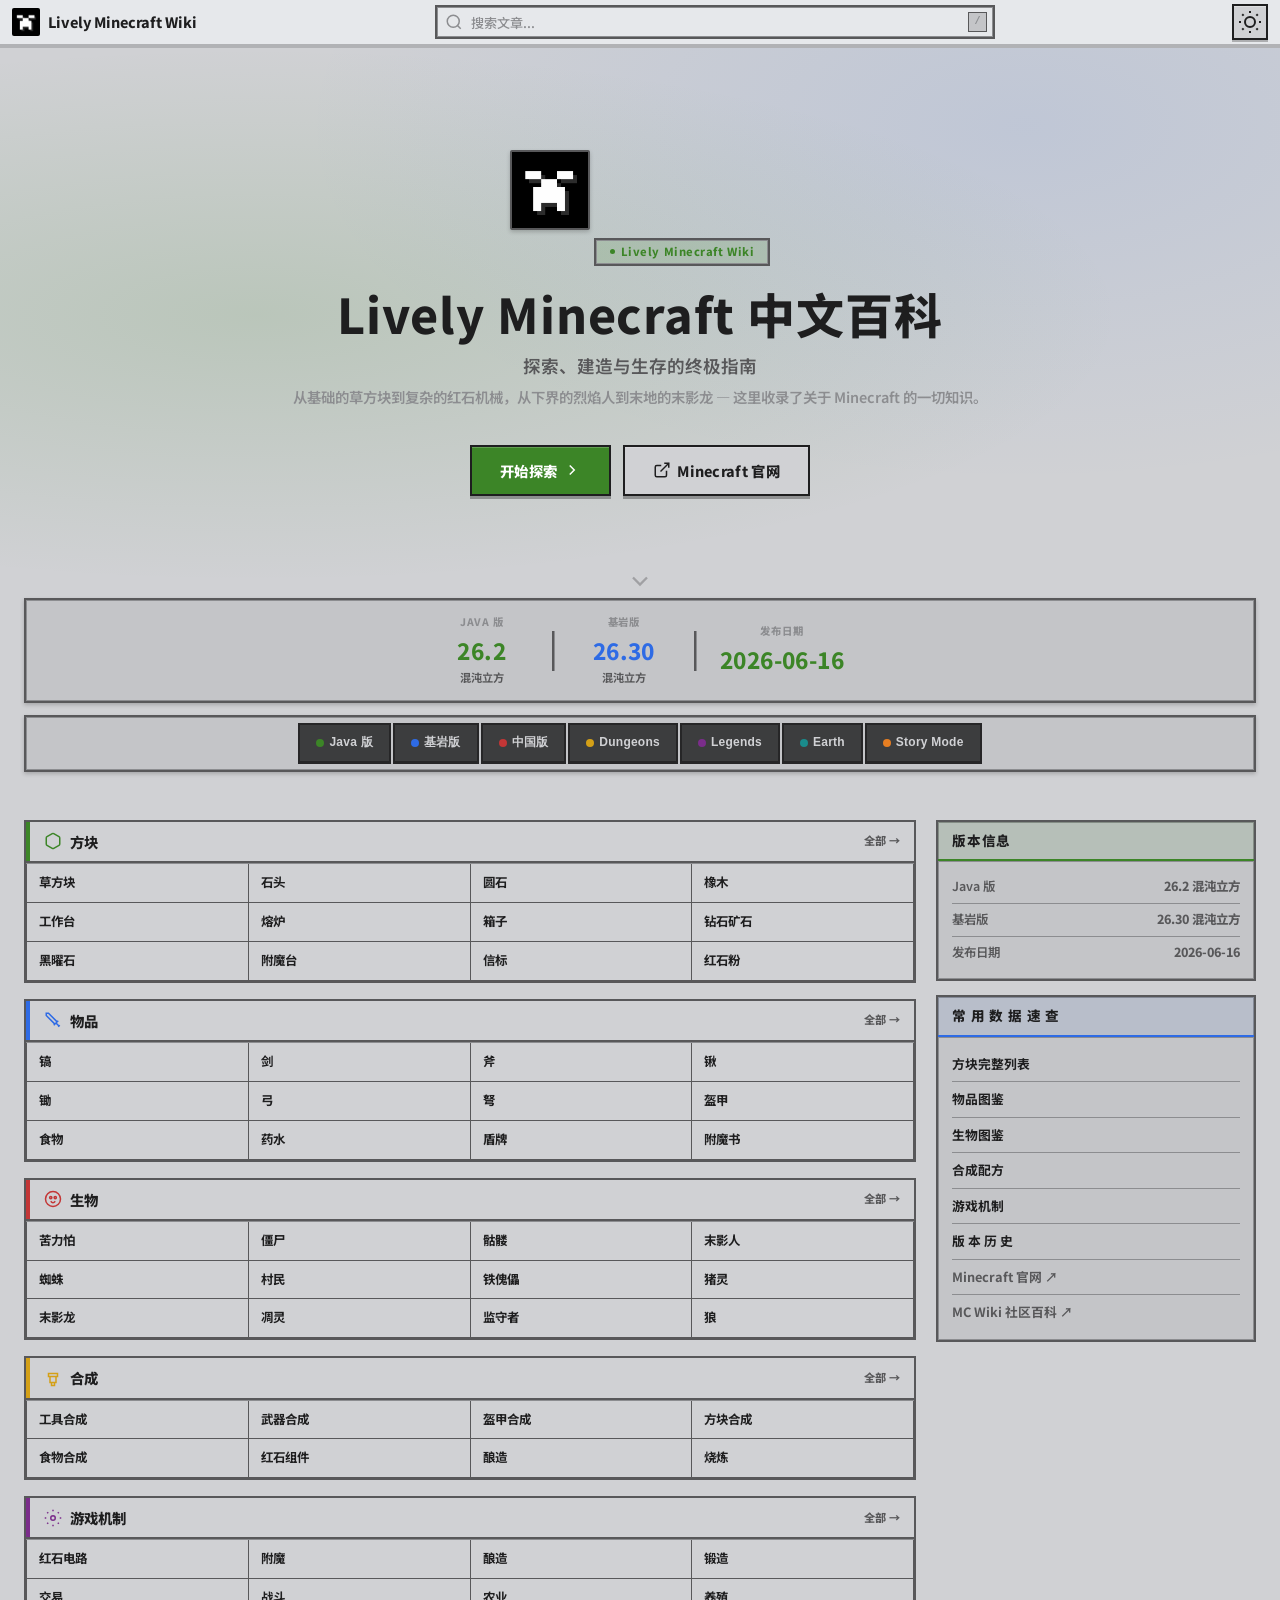
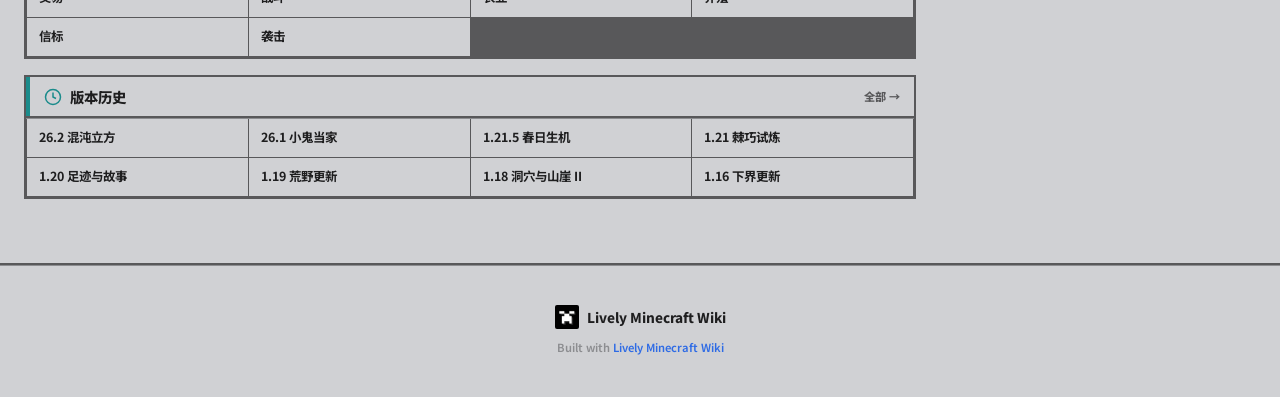
<file: index.html>
<!DOCTYPE html>
<html lang="zh-Hans" data-theme="dark">
<head>
  <meta charset="UTF-8">
  <meta name="viewport" content="width=device-width, initial-scale=1.0">
  <title>Lively Minecraft Wiki</title>
  <meta name="description" content="灵影 Minecraft Wiki · 灵影中文百科，从基础的草方块到复杂的红石机械，收录关于 Minecraft 的一切知识">

  <link rel="preconnect" href="https://fonts.loli.net">
  <link rel="preconnect" href="https://gstatic.loli.net" crossorigin>
  <link href="https://fonts.loli.net/css2?family=Noto+Sans+SC:wght@300;400;500;600;700&display=swap" rel="stylesheet">

  <link rel="stylesheet" href="page/css/theme.css">
  <link rel="stylesheet" href="page/css/home.css">
</head>
<body>

  <!-- Top Bar -->
  <header class="home-topbar" id="topBar">
    <a href="./" class="home-topbar__brand" id="topBrand">
      <img class="home-topbar__logo" id="topLogo" src="assets/logo.jpg" alt="Logo">
      <span class="home-topbar__name" id="topName">Lively Minecraft Wiki</span>
    </a>
    <div class="home-topbar__search" id="homeSearch">
      <div class="search-box">
        <svg class="search-box__icon" viewBox="0 0 24 24" width="18" height="18" fill="none" stroke="currentColor" stroke-width="2">
          <circle cx="11" cy="11" r="8"/><line x1="21" y1="21" x2="16.65" y2="16.65"/>
        </svg>
        <input type="text" class="search-box__input" id="homeSearchInput" placeholder="搜索文章..." autocomplete="off">
        <kbd class="search-box__shortcut">/</kbd>
        <button class="search-box__clear" id="homeSearchClear" aria-label="清除搜索" style="display:none">
          <svg viewBox="0 0 24 24" width="16" height="16" fill="none" stroke="currentColor" stroke-width="2"><line x1="18" y1="6" x2="6" y2="18"/><line x1="6" y1="6" x2="18" y2="18"/></svg>
        </button>
      </div>
      <div class="search-results" id="homeSearchResults" style="display:none">
        <div class="search-results__inner" id="homeSearchResultsInner"></div>
        <div class="search-results__footer">按 <kbd>/</kbd> 快速聚焦搜索框</div>
      </div>
    </div>
    <div class="home-topbar__actions">
      <button class="icon-button" id="themeToggle" aria-label="切换主题">
        <svg viewBox="0 0 24 24" width="24" height="24" id="themeIcon" fill="none" stroke="currentColor" stroke-width="2">
          <path d="M21 12.79A9 9 0 1 1 11.21 3 7 7 0 0 0 21 12.79z"/>
        </svg>
      </button>
    </div>
  </header>

  <!-- Hero Section -->
  <section class="hero">
    <div class="hero__content">
      <img class="hero__logo" id="heroLogo" src="assets/logo.jpg" alt="Logo">
      <div class="hero__badge" id="heroBadge">
        <span class="hero__badge-dot"></span>
        <span id="heroBadgeText">Lively Minecraft Wiki</span>
      </div>
      <h1 class="hero__title" id="heroTitle">Lively Minecraft 中文百科</h1>
      <p class="hero__subtitle" id="heroSubtitle">探索、建造与生存的终极指南</p>
      <p class="hero__description" id="heroDescription">从基础的草方块到复杂的红石机械，从下界的烈焰人到末地的末影龙 — 这里收录了关于 Minecraft 的一切知识。</p>
      <div class="hero__actions" id="heroActions">
        <a class="btn btn--primary" href="#categoryPortal" id="heroPrimary">
          <span>开始探索</span>
          <svg viewBox="0 0 24 24" width="18" height="18" fill="none" stroke="currentColor" stroke-width="2"><polyline points="9 18 15 12 9 6"/></svg>
        </a>
        <a class="btn btn--outline" href="https://www.minecraft.net/" target="_blank" rel="noopener" id="heroSecondary">
          <svg viewBox="0 0 24 24" width="18" height="18" fill="none" stroke="currentColor" stroke-width="2"><path d="M18 13v6a2 2 0 0 1-2 2H5a2 2 0 0 1-2-2V8a2 2 0 0 1 2-2h6"/><polyline points="15 3 21 3 21 9"/><line x1="10" y1="14" x2="21" y2="3"/></svg>
          <span>Minecraft 官网</span>
        </a>
      </div>
    </div>
    <div class="scroll-indicator" id="scrollIndicator" title="向下滚动">
      <svg viewBox="0 0 24 24" width="28" height="28" fill="none" stroke="currentColor" stroke-width="2">
        <polyline points="6 9 12 15 18 9"/>
      </svg>
    </div>
  </section>

  <!-- Version Bar -->
  <section class="version-bar" id="versionBar">
    <div class="version-bar__inner">
      <div class="version-bar__item version-bar__item--java">
        <span class="version-bar__edition">Java 版</span>
        <span class="version-bar__version" id="vbarJavaVersion">26.2</span>
        <span class="version-bar__name" id="vbarJavaName">混沌立方</span>
      </div>
      <div class="version-bar__divider"></div>
      <div class="version-bar__item version-bar__item--bedrock">
        <span class="version-bar__edition">基岩版</span>
        <span class="version-bar__version" id="vbarBedrockVersion">26.30</span>
        <span class="version-bar__name" id="vbarBedrockName">混沌立方</span>
      </div>
      <div class="version-bar__divider"></div>
      <div class="version-bar__item">
        <span class="version-bar__edition">发布日期</span>
        <span class="version-bar__version" id="vbarDate">2026-06-16</span>
      </div>
    </div>
  </section>

  <!-- Edition Tabs -->
  <div class="edition-tabs" id="editionTabs">
    <div class="edition-tabs__inner" id="editionTabsInner"></div>
  </div>

  <!-- Main Content Grid -->
  <section class="main-grid" id="categoryPortal">
    <div class="main-grid__inner">
      <!-- Left Column: Category Sections -->
      <div class="main-grid__left" id="wikiSections">
        <!-- Dynamic wiki sections inserted by JS -->
        <!-- Edition cards row -->
        <div class="edition-row" id="editionRow"></div>
      </div>

      <!-- Right Column: Quick Reference -->
      <aside class="main-grid__right" id="quickRef">
        <!-- Quick Reference panels -->
        <div class="quickref-panel" id="versionPanel">
          <div class="quickref-panel__header quickref-panel__header--green">
            <h3 class="quickref-panel__title">版本信息</h3>
          </div>
          <div class="quickref-panel__body" id="versionPanelBody">
            <table class="qr-table"><tbody>
              <tr><td>Java 版</td><td class="qr-table__val" id="qrJavaVer">26.2 混沌立方</td></tr>
              <tr><td>基岩版</td><td class="qr-table__val" id="qrBeVer">26.30 混沌立方</td></tr>
              <tr><td>发布日期</td><td class="qr-table__val" id="qrDate">2026-06-16</td></tr>
            </tbody></table>
          </div>
        </div>

        <div class="quickref-panel" id="linksPanel">
          <div class="quickref-panel__header quickref-panel__header--blue">
            <h3 class="quickref-panel__title">常 用 数 据 速 查</h3>
          </div>
          <div class="quickref-panel__body">
            <a class="qr-link" href="page/#/blocks">方块完整列表</a>
            <a class="qr-link" href="page/#/items">物品图鉴</a>
            <a class="qr-link" href="page/#/mobs">生物图鉴</a>
            <a class="qr-link" href="page/#/crafting">合成配方</a>
            <a class="qr-link" href="page/#/mechanics">游戏机制</a>
            <a class="qr-link" href="page/#/versions">版 本 历 史</a>
            <a class="qr-link qr-link--ext" href="https://www.minecraft.net/" target="_blank" rel="noopener">Minecraft 官网 ↗</a>
            <a class="qr-link qr-link--ext" href="https://zh.minecraft.wiki/" target="_blank" rel="noopener">MC Wiki 社区百科 ↗</a>
          </div>
        </div>
      </aside>
    </div>
  </section>

  <!-- Footer -->
  <footer class="site-footer">
    <div class="site-footer__inner">
      <div class="site-footer__brand">
        <img class="site-footer__logo" id="footerLogo" src="assets/logo.jpg" alt="Logo">
        <span class="site-footer__name" id="footerName">Lively Minecraft Wiki</span>
      </div>
      <p class="site-footer__copyright">
        Built with <a class="site-footer__link" href="https://www.minecraft.net/" id="footerLink">Lively Minecraft Wiki</a>
      </p>
    </div>
  </footer>

  <script>
  (function() {
    'use strict';

    // ===== SVG Icons =====
    var ICONS = {
      edit: '<svg viewBox="0 0 24 24" width="24" height="24" fill="none" stroke="currentColor" stroke-width="2"><path d="M11 4H4a2 2 0 0 0-2 2v14a2 2 0 0 0 2 2h14a2 2 0 0 0 2-2v-7"/><path d="M18.5 2.5a2.121 2.121 0 0 1 3 3L12 15l-4 1 1-4 9.5-9.5z"/></svg>',
      palette: '<svg viewBox="0 0 24 24" width="24" height="24" fill="none" stroke="currentColor" stroke-width="2"><circle cx="12" cy="12" r="10"/><path d="M12 2a10 10 0 0 1 0 20"/><path d="M12 2a10 10 0 0 0 0 20"/></svg>',
      darkmode: '<svg viewBox="0 0 24 24" width="24" height="24" fill="none" stroke="currentColor" stroke-width="2"><path d="M21 12.79A9 9 0 1 1 11.21 3 7 7 0 0 0 21 12.79z"/></svg>',
      devices: '<svg viewBox="0 0 24 24" width="24" height="24" fill="none" stroke="currentColor" stroke-width="2"><rect x="2" y="3" width="20" height="14" rx="2" ry="2"/><line x1="8" y1="21" x2="16" y2="21"/><line x1="12" y1="17" x2="12" y2="21"/></svg>',
      bolt: '<svg viewBox="0 0 24 24" width="24" height="24" fill="none" stroke="currentColor" stroke-width="2"><polygon points="13 2 3 14 12 14 11 22 21 10 12 10 13 2"/></svg>',
      tune: '<svg viewBox="0 0 24 24" width="24" height="24" fill="none" stroke="currentColor" stroke-width="2"><line x1="4" y1="21" x2="4" y2="14"/><line x1="4" y1="10" x2="4" y2="3"/><line x1="12" y1="21" x2="12" y2="12"/><line x1="12" y1="8" x2="12" y2="3"/><line x1="20" y1="21" x2="20" y2="16"/><line x1="20" y1="12" x2="20" y2="3"/><line x1="1" y1="14" x2="7" y2="14"/><line x1="9" y1="8" x2="15" y2="8"/><line x1="17" y1="16" x2="23" y2="16"/></svg>',
      home: '<svg viewBox="0 0 24 24" width="20" height="20" fill="none" stroke="currentColor" stroke-width="2"><path d="M3 9l9-7 9 7v11a2 2 0 0 1-2 2H5a2 2 0 0 1-2-2z"/><polyline points="9 22 9 12 15 12 15 22"/></svg>',
      schedule: '<svg viewBox="0 0 24 24" width="20" height="20" fill="none" stroke="currentColor" stroke-width="2"><rect x="3" y="4" width="18" height="18" rx="2" ry="2"/><line x1="16" y1="2" x2="16" y2="6"/><line x1="8" y1="2" x2="8" y2="6"/><line x1="3" y1="10" x2="21" y2="10"/></svg>',
      info: '<svg viewBox="0 0 24 24" width="20" height="20" fill="none" stroke="currentColor" stroke-width="2"><circle cx="12" cy="12" r="10"/><line x1="12" y1="16" x2="12" y2="12"/><line x1="12" y1="8" x2="12.01" y2="8"/></svg>',
      external: '<svg viewBox="0 0 24 24" width="16" height="16" fill="none" stroke="currentColor" stroke-width="2"><path d="M18 13v6a2 2 0 0 1-2 2H5a2 2 0 0 1-2-2V8a2 2 0 0 1 2-2h6"/><polyline points="15 3 21 3 21 9"/><line x1="10" y1="14" x2="21" y2="3"/></svg>',
      chevronRight: '<svg viewBox="0 0 24 24" width="20" height="20" fill="none" stroke="currentColor" stroke-width="2"><polyline points="9 18 15 12 9 6"/></svg>',
      sun: '<svg viewBox="0 0 24 24" width="24" height="24" fill="none" stroke="currentColor" stroke-width="2"><circle cx="12" cy="12" r="5"/><line x1="12" y1="1" x2="12" y2="3"/><line x1="12" y1="21" x2="12" y2="23"/><line x1="4.22" y1="4.22" x2="5.64" y2="5.64"/><line x1="18.36" y1="18.36" x2="19.78" y2="19.78"/><line x1="1" y1="12" x2="3" y2="12"/><line x1="21" y1="12" x2="23" y2="12"/><line x1="4.22" y1="19.78" x2="5.64" y2="18.36"/><line x1="18.36" y1="5.64" x2="19.78" y2="4.22"/></svg>',
      moon: '<svg viewBox="0 0 24 24" width="24" height="24" fill="none" stroke="currentColor" stroke-width="2"><path d="M21 12.79A9 9 0 1 1 11.21 3 7 7 0 0 0 21 12.79z"/></svg>',
      search: '<svg viewBox="0 0 24 24" width="18" height="18" fill="none" stroke="currentColor" stroke-width="2"><circle cx="11" cy="11" r="8"/><line x1="21" y1="21" x2="16.65" y2="16.65"/></svg>',
      cube: '<svg viewBox="0 0 24 24" width="24" height="24" fill="none" stroke="currentColor" stroke-width="2"><path d="M21 16V8a2 2 0 0 0-1-1.73l-7-4a2 2 0 0 0-2 0l-7 4A2 2 0 0 0 3 8v8a2 2 0 0 0 1 1.73l7 4a2 2 0 0 0 2 0l7-4A2 2 0 0 0 21 16z"/></svg>',
      sword: '<svg viewBox="0 0 24 24" width="24" height="24" fill="none" stroke="currentColor" stroke-width="2"><polyline points="14.5 17.5 3 6 3 3 6 3 17.5 14.5"/><line x1="13" y1="19" x2="19" y2="13"/><line x1="16" y1="16" x2="20" y2="20"/><line x1="19" y1="21" x2="21" y2="19"/></svg>',
      monster: '<svg viewBox="0 0 24 24" width="24" height="24" fill="none" stroke="currentColor" stroke-width="2"><circle cx="12" cy="12" r="10"/><circle cx="9" cy="10" r="1.5"/><circle cx="15" cy="10" r="1.5"/><path d="M9 15c0 0 1.5 2 3 2s3-2 3-2"/></svg>',
      anvil: '<svg viewBox="0 0 24 24" width="24" height="24" fill="none" stroke="currentColor" stroke-width="2"><path d="M6 6h12v4H6z"/><path d="M8 10v8h8v-8"/><path d="M10 18v4h4v-4"/></svg>',
      gear: '<svg viewBox="0 0 24 24" width="24" height="24" fill="none" stroke="currentColor" stroke-width="2"><circle cx="12" cy="12" r="3"/><path d="M12 1v2M12 21v2M4.22 4.22l1.42 1.42M18.36 18.36l1.42 1.42M1 12h2M21 12h2M4.22 19.78l1.42-1.42M18.36 5.64l1.42-1.42"/></svg>',
      history: '<svg viewBox="0 0 24 24" width="24" height="24" fill="none" stroke="currentColor" stroke-width="2"><circle cx="12" cy="12" r="10"/><polyline points="12 6 12 12 16 14"/></svg>'
    };

    // ===== Theme =====
    var html = document.documentElement;
    var themeIcon = document.getElementById('themeIcon');

    function getPreferredTheme() {
      var stored = localStorage.getItem('owd-home-theme');
      if (stored === 'light' || stored === 'dark') return stored;
      return window.matchMedia('(prefers-color-scheme: light)').matches ? 'light' : 'dark';
    }

    function applyTheme(theme) {
      html.setAttribute('data-theme', theme);
      var isDark = theme === 'dark';
      themeIcon.innerHTML = isDark ? ICONS.moon : ICONS.sun;
      localStorage.setItem('owd-home-theme', theme);
    }

    function toggleTheme() {
      html.classList.add('theme-transition');
      var newTheme = html.getAttribute('data-theme') === 'dark' ? 'light' : 'dark';
      applyTheme(newTheme);
      setTimeout(function() { html.classList.remove('theme-transition'); }, 300);
    }

    applyTheme(getPreferredTheme());
    document.getElementById('themeToggle').addEventListener('click', toggleTheme);

    // ===== Wiki Section Data (with actual article links) =====
    var WIKI_SECTIONS = [
      {
        id: 'blocks',
        title: '方块',
        icon: 'cube',
        color: '#3C8527',
        link: 'page/#/blocks',
        links: [
          { title: '草方块', route: '/blocks/grass-block' },
          { title: '石头', route: '/blocks/stone' },
          { title: '圆石', route: '/blocks/cobblestone' },
          { title: '橡木', route: '/blocks/oak-wood' },
          { title: '工作台', route: '/blocks/crafting-table' },
          { title: '熔炉', route: '/blocks/furnace' },
          { title: '箱子', route: '/blocks/chest' },
          { title: '钻石矿石', route: '/blocks/diamond-ore' },
          { title: '黑曜石', route: '/blocks/obsidian' },
          { title: '附魔台', route: '/blocks/enchanting-table' },
          { title: '信标', route: '/blocks/beacon' },
          { title: '红石粉', route: '/blocks/redstone-dust' }
        ]
      },
      {
        id: 'items',
        title: '物品',
        icon: 'sword',
        color: '#2E6BE5',
        link: 'page/#/items',
        links: [
          { title: '镐', route: '/items/pickaxe' },
          { title: '剑', route: '/items/sword' },
          { title: '斧', route: '/items/axe' },
          { title: '锹', route: '/items/shovel' },
          { title: '锄', route: '/items/hoe' },
          { title: '弓', route: '/items/bow' },
          { title: '弩', route: '/items/crossbow' },
          { title: '盔甲', route: '/items/armor' },
          { title: '食物', route: '/items/food' },
          { title: '药水', route: '/items/potion' },
          { title: '盾牌', route: '/items/shield' },
          { title: '附魔书', route: '/items/enchanted-book' }
        ]
      },
      {
        id: 'mobs',
        title: '生物',
        icon: 'monster',
        color: '#C33636',
        link: 'page/#/mobs',
        links: [
          { title: '苦力怕', route: '/mobs/creeper' },
          { title: '僵尸', route: '/mobs/zombie' },
          { title: '骷髅', route: '/mobs/skeleton' },
          { title: '末影人', route: '/mobs/enderman' },
          { title: '蜘蛛', route: '/mobs/spider' },
          { title: '村民', route: '/mobs/villager' },
          { title: '铁傀儡', route: '/mobs/iron-golem' },
          { title: '猪灵', route: '/mobs/piglin' },
          { title: '末影龙', route: '/mobs/ender-dragon' },
          { title: '凋灵', route: '/mobs/wither' },
          { title: '监守者', route: '/mobs/warden' },
          { title: '狼', route: '/mobs/wolf' }
        ]
      },
      {
        id: 'crafting',
        title: '合成',
        icon: 'anvil',
        color: '#D4A017',
        link: 'page/#/crafting',
        links: [
          { title: '工具合成', route: '/crafting/tools' },
          { title: '武器合成', route: '/crafting/weapons' },
          { title: '盔甲合成', route: '/crafting/armor-recipes' },
          { title: '方块合成', route: '/crafting/block-recipes' },
          { title: '食物合成', route: '/crafting/food-recipes' },
          { title: '红石组件', route: '/crafting/redstone-components' },
          { title: '酿造', route: '/crafting/brewing-setup' },
          { title: '烧炼', route: '/crafting/smelting' }
        ]
      },
      {
        id: 'mechanics',
        title: '游戏机制',
        icon: 'gear',
        color: '#7B2D8B',
        link: 'page/#/mechanics',
        links: [
          { title: '红石电路', route: '/mechanics/redstone' },
          { title: '附魔', route: '/mechanics/enchanting' },
          { title: '酿造', route: '/mechanics/brewing' },
          { title: '锻造', route: '/mechanics/smithing' },
          { title: '交易', route: '/mechanics/trading' },
          { title: '战斗', route: '/mechanics/combat' },
          { title: '农业', route: '/mechanics/farming' },
          { title: '养殖', route: '/mechanics/breeding' },
          { title: '信标', route: '/mechanics/beacon' },
          { title: '袭击', route: '/mechanics/raids' }
        ]
      },
      {
        id: 'versions',
        title: '版本历史',
        icon: 'history',
        color: '#1A8B8B',
        link: 'page/#/versions',
        links: [
          { title: '26.2 混沌立方', route: '/versions' },
          { title: '26.1 小鬼当家', route: '/versions' },
          { title: '1.21.5 春日生机', route: '/versions' },
          { title: '1.21 棘巧试炼', route: '/versions' },
          { title: '1.20 足迹与故事', route: '/versions' },
          { title: '1.19 荒野更新', route: '/versions' },
          { title: '1.18 洞穴与山崖 II', route: '/versions' },
          { title: '1.16 下界更新', route: '/versions' }
        ]
      }
    ];

    var EDITIONS = [
      { id: 'java', title: 'Java 版', icon: 'cube', color: '#3C8527', desc: 'Minecraft: Java Edition 完整百科，涵盖方块、物品、生物、合成与游戏机制。', link: 'page/#/java' },
      { id: 'bedrock', title: '基岩版', icon: 'devices', color: '#2E6BE5', desc: 'Minecraft: Bedrock Edition，跨平台统一版本，支持移动端、主机和 PC。', link: 'page/#/bedrock' },
      { id: 'china', title: '中国版', icon: 'star', color: '#C33636', desc: '我的世界中国版，由网易代理运营，免费畅玩 Java 与基岩双版本。', link: 'page/#/china' },
      { id: 'dungeons', title: 'Dungeons', icon: 'sword', color: '#D4A017', desc: 'Minecraft Dungeons 地下城探险指南，暗黑风格动作冒险游戏。', link: 'page/#/dungeons' },
      { id: 'legends', title: 'Legends', icon: 'flag', color: '#7B2D8B', desc: 'Minecraft Legends 即时战略指南，带领盟友对抗猪灵入侵。', link: 'page/#/legends' },
      { id: 'earth', title: 'Earth', icon: 'globe', color: '#1A8B8B', desc: 'Minecraft Earth AR 增强现实游戏历史存档（已停运）。', link: 'page/#/earth' },
      { id: 'story-mode', title: 'Story Mode', icon: 'book', color: '#E67E22', desc: 'Minecraft: Story Mode 叙事冒险游戏，Telltale 经典之作。', link: 'page/#/story-mode' }
    ];

    // ===== Version Data - Loaded from api/latest.json =====
    var LATEST_VERSIONS = null;
    function loadLatestVersion() {
      return fetch('api/latest.json')
        .then(function(r) { return r.json(); })
        .then(function(data) {
          LATEST_VERSIONS = data;
          // Update version bar
          var vbarJava = document.getElementById('vbarJavaVersion');
          var vbarJavaName = document.getElementById('vbarJavaName');
          var vbarBe = document.getElementById('vbarBedrockVersion');
          var vbarBeName = document.getElementById('vbarBedrockName');
          var vbarDate = document.getElementById('vbarDate');
          // Update right panel
          var qrJava = document.getElementById('qrJavaVer');
          var qrBe = document.getElementById('qrBeVer');
          var qrDate = document.getElementById('qrDate');

          if (data.java) {
            if (vbarJava) vbarJava.textContent = data.java.version;
            if (vbarJavaName) vbarJavaName.textContent = data.java.name_zh || data.java.name;
            if (qrJava) qrJava.textContent = data.java.version + ' ' + (data.java.name_zh || '');
          }
          if (data.bedrock) {
            if (vbarBe) vbarBe.textContent = data.bedrock.version;
            if (vbarBeName) vbarBeName.textContent = data.bedrock.name_zh || data.bedrock.name;
            if (qrBe) qrBe.textContent = data.bedrock.version + ' ' + (data.bedrock.name_zh || '');
          }
          if (data.java && data.java.date) {
            if (vbarDate) vbarDate.textContent = data.java.date;
            if (qrDate) qrDate.textContent = data.java.date;
          }
        })
        .catch(function(err) {
          console.warn('加载 api/latest.json 失败:', err.message);
        });
    }

    function replaceVersionPlaceholders(md) {
      if (!LATEST_VERSIONS) return md;
      return md
        .replace(/\{\{JE_VERSION\}\}/g, LATEST_VERSIONS.java ? LATEST_VERSIONS.java.version : '26.2')
        .replace(/\{\{BE_VERSION\}\}/g, LATEST_VERSIONS.bedrock ? LATEST_VERSIONS.bedrock.version : '26.30')
        .replace(/\{\{JE_NAME\}\}/g, LATEST_VERSIONS.java ? LATEST_VERSIONS.java.name : 'Chaos Cubed')
        .replace(/\{\{BE_NAME\}\}/g, LATEST_VERSIONS.bedrock ? LATEST_VERSIONS.bedrock.name : 'Chaos Cubed')
        .replace(/\{\{JE_NAME_ZH\}\}/g, LATEST_VERSIONS.java ? LATEST_VERSIONS.java.name_zh : '混沌立方')
        .replace(/\{\{BE_NAME_ZH\}\}/g, LATEST_VERSIONS.bedrock ? LATEST_VERSIONS.bedrock.name_zh : '混沌立方')
        .replace(/\{\{JE_DATE\}\}/g, LATEST_VERSIONS.java ? LATEST_VERSIONS.java.date : '2026-06-16')
        .replace(/\{\{BE_DATE\}\}/g, LATEST_VERSIONS.bedrock ? LATEST_VERSIONS.bedrock.date : '2026-06-16');
    }

    // ===== Search System =====
    var SEARCH_INDEX = null;
    var searchTimeout = null;

    function buildSearchIndex() {
      SEARCH_INDEX = [];
      // Add categories
      WIKI_SECTIONS.forEach(function(cat) {
        SEARCH_INDEX.push({
          type: 'category',
          title: cat.title,
          description: cat.title + ' 分类',
          link: cat.link,
          icon: cat.icon,
          keywords: cat.id + ' ' + cat.title + ' ' + cat.links.map(function(l) { return l.title; }).join(' ')
        });
        // Add all article links for searching
        cat.links.forEach(function(link) {
          SEARCH_INDEX.push({
            type: 'page',
            title: link.title,
            description: cat.title + ' 分类',
            link: 'page/#' + link.route,
            icon: cat.icon,
            keywords: link.title + ' ' + cat.title
          });
        });
      });
      // Add from config.json nav
      if (window._siteNav) {
        window._siteNav.forEach(function(item) {
          if (!item.children) {
            SEARCH_INDEX.push({
              type: 'page',
              title: item.title,
              description: 'Lively Minecraft Wiki 文档',
              link: 'page/#' + (item.route || '/' + item.title.toLowerCase()),
              icon: item.icon || 'info',
              keywords: item.title
            });
          } else if (item.children) {
            // Add parent as category
            SEARCH_INDEX.push({
              type: 'category',
              title: item.title,
              description: item.title + ' 分类索引',
              link: 'page/#' + (item.route || '/' + item.title.toLowerCase()),
              icon: item.icon || 'info',
              keywords: item.title
            });
            // Add all children
            item.children.forEach(function(child) {
              SEARCH_INDEX.push({
                type: 'page',
                title: child.title,
                description: item.title + ' 分类',
                link: 'page/#' + child.route,
                icon: item.icon || 'info',
                keywords: child.title + ' ' + item.title
              });
            });
          }
        });
      }
    }

    function searchWiki(query) {
      if (!query || query.trim().length < 1) return [];
      if (!SEARCH_INDEX) buildSearchIndex();
      var q = query.toLowerCase().trim();
      var results = [];
      SEARCH_INDEX.forEach(function(item) {
        var keywords = item.keywords.toLowerCase();
        if (keywords.indexOf(q) !== -1) {
          results.push(item);
        }
      });
      // Sort: exact title match first, then starts-with, then contains
      results.sort(function(a, b) {
        var aExact = a.title.toLowerCase() === q ? 2 : (a.title.toLowerCase().indexOf(q) === 0 ? 1 : 0);
        var bExact = b.title.toLowerCase() === q ? 2 : (b.title.toLowerCase().indexOf(q) === 0 ? 1 : 0);
        return bExact - aExact;
      });
      return results.slice(0, 8);
    }

    function renderSearchResults(results) {
      var container = document.getElementById('homeSearchResults');
      var inner = document.getElementById('homeSearchResultsInner');
      if (!results || results.length === 0) {
        container.style.display = 'none';
        return;
      }
      inner.innerHTML = results.map(function(r) {
        return '<a class="search-result-item" href="' + r.link + '">' +
          '<div class="search-result-item__icon">' + (ICONS[r.icon] || ICONS.info) + '</div>' +
          '<div class="search-result-item__body">' +
            '<div class="search-result-item__title">' + r.title + '</div>' +
            '<div class="search-result-item__desc">' + (r.description || '') + '</div>' +
          '</div>' +
          '<div class="search-result-item__badge">' + (r.type === 'category' ? '分类' : '页面') + '</div>' +
        '</a>';
      }).join('');
      container.style.display = 'block';
    }

    function handleSearchInput(val) {
      var clearBtn = document.getElementById('homeSearchClear');
      if (val.trim().length > 0) {
        clearBtn.style.display = 'flex';
        var results = searchWiki(val);
        renderSearchResults(results);
      } else {
        clearBtn.style.display = 'none';
        document.getElementById('homeSearchResults').style.display = 'none';
      }
    }

    // Search input events
    var searchInput = document.getElementById('homeSearchInput');
    var searchShortcut = document.querySelector('.search-box__shortcut');
    searchInput.addEventListener('input', function() {
      clearTimeout(searchTimeout);
      var val = this.value;
      searchTimeout = setTimeout(function() { handleSearchInput(val); }, 150);
    });
    searchInput.addEventListener('focus', function() {
      searchShortcut.style.display = 'none';
      if (this.value.trim().length > 0) {
        handleSearchInput(this.value);
      }
    });
    searchInput.addEventListener('blur', function() {
      searchShortcut.style.display = this.value.trim().length > 0 ? 'none' : 'inline-flex';
    });
    // Close search results when clicking outside
    document.addEventListener('click', function(e) {
      var searchWrap = document.getElementById('homeSearch');
      if (!searchWrap.contains(e.target)) {
        document.getElementById('homeSearchResults').style.display = 'none';
      }
    });
    // Clear button
    document.getElementById('homeSearchClear').addEventListener('click', function() {
      searchInput.value = '';
      searchInput.focus();
      handleSearchInput('');
    });
    // Keyboard shortcut: / to focus search
    document.addEventListener('keydown', function(e) {
      if (e.key === '/' && document.activeElement !== searchInput &&
          document.activeElement.tagName !== 'INPUT' &&
          document.activeElement.tagName !== 'TEXTAREA') {
        e.preventDefault();
        searchInput.focus();
      }
      // Escape to close results
      if (e.key === 'Escape') {
        document.getElementById('homeSearchResults').style.display = 'none';
        searchInput.blur();
      }
    });

    // ===== Config Loader =====
    var DEFAULT_CONFIG = {
      site: { name: 'Lively Minecraft Wiki', logo: 'assets/logo.jpg', meta: '灵影 Minecraft Wiki · 灵影中文百科' },
      nav: [
        { title: '首页', icon: 'home' },
        { title: '指南', icon: 'schedule' },
        { title: '关于', icon: 'info' }
      ],
      sidebarLinks: [
        { title: 'GitHub', url: 'https://github.com', external: true }
      ],
      home: {
        badge: 'Lively Minecraft Wiki',
        heroTitle: 'Lively Minecraft 中文百科',
        heroSubtitle: '探索、建造与生存的终极指南',
        heroDescription: '从基础的草方块到复杂的红石机械，从下界的烈焰人到末地的末影龙 — 这里收录了关于 Minecraft 的一切知识。',
        primaryAction: { text: '开始探索', link: '#categoryPortal' },
        secondaryAction: { text: 'Minecraft 官网', link: 'https://www.minecraft.net/' }
      }
    };

    function renderWikiSections() {
      var container = document.getElementById('wikiSections');
      if (!container) return;
      container.innerHTML = '';

      WIKI_SECTIONS.forEach(function(sec, i) {
        var section = document.createElement('div');
        section.className = 'wiki-section';
        section.style.animationDelay = (i * 0.06) + 's';

        var linksHtml = '';
        sec.links.forEach(function(link) {
          linksHtml += '<a class="wiki-section__link" href="page/#' + link.route + '">' + link.title + '</a>';
        });

        section.innerHTML =
          '<div class="wiki-section__header">' +
            '<span class="wiki-section__header-bar" style="background:' + sec.color + '"></span>' +
            '<h3 class="wiki-section__title">' +
              '<span class="wiki-section__icon" style="color:' + sec.color + '">' + (ICONS[sec.icon] || ICONS.cube) + '</span>' +
              sec.title +
            '</h3>' +
            '<a class="wiki-section__viewall" href="' + sec.link + '">全部 &rarr;</a>' +
          '</div>' +
          '<div class="wiki-section__links">' + linksHtml + '</div>';

        container.appendChild(section);
      });

      // Render edition tabs and cards
      renderEditionTabs();
      renderEditionCards();
    }

    function renderEditionTabs() {
      var tabsInner = document.getElementById('editionTabsInner');
      if (!tabsInner) return;
      tabsInner.innerHTML = '';
      EDITIONS.forEach(function(ed, i) {
        var a = document.createElement('a');
        a.href = 'page/#/' + ed.id;
        a.className = 'edition-tab';
        a.style.cssText = 'display:inline-flex;align-items:center;gap:5px;padding:8px 16px;' +
          'background:#3C3D3E;border:2px solid #262627;' +
          'color:#D0D1D4;text-decoration:none;font-family:NotoSans,sans-serif;' +
          'font-size:0.75rem;font-weight:800;letter-spacing:0.02em;' +
          'border-bottom:3px solid #262627;text-align:center;transition:all 0.12s;';
        a.innerHTML = '<span style="width:8px;height:8px;border-radius:50%;flex-shrink:0;background:' + (ed.color || '#666') + '"></span>' +
          '<span>' + ed.title + '</span>';
        a.addEventListener('mouseenter', function() {
          this.style.borderBottomColor = ed.color;
          this.style.color = ed.color;
        });
        a.addEventListener('mouseleave', function() {
          this.style.borderBottomColor = '#262627';
          this.style.color = '#D0D1D4';
        });
        tabsInner.appendChild(a);
      });
    }

    function renderEditionCards() {
      var row = document.getElementById('editionRow');
      if (!row) return;
      row.innerHTML = '<div class="wiki-section"><div class="wiki-section__header" style="position:relative;padding:8px 14px 8px 14px;border-bottom:2px solid var(--oreui-border-dark);box-shadow:0 1px 0 0 var(--oreui-border-light);background:var(--oreui-panel-header-bg)"><h3 class="wiki-section__title">全部版本站点</h3></div><div class="wiki-section__links" style="grid-template-columns:repeat(7,1fr)" id="editionLinks"></div></div>';

      var linksEl = document.getElementById('editionLinks');
      if (!linksEl) return;

      EDITIONS.forEach(function(ed) {
        var a = document.createElement('a');
        a.className = 'wiki-section__link';
        a.href = ed.link;
        a.style.borderLeft = '2px solid ' + ed.color;
        a.innerHTML = (ICONS[ed.icon] ? ICONS[ed.icon] : '') + ' <span>' + ed.title + '</span>';
        a.title = ed.desc;
        linksEl.appendChild(a);
      });
    }

    function applyConfig(cfg) {
      var site = cfg.site || {};
      var home = cfg.home || {};

      // Store nav for search index
      if (cfg.nav) window._siteNav = cfg.nav;

      // Site info
      document.title = site.name || 'Lively Minecraft Wiki';
      document.querySelector('meta[name="description"]').content = site.meta || '';
      var logoUrl = site.logo || 'assets/logo.jpg';
      // Config stores path relative to root (e.g. assets/logo.jpg), use as-is
      var siteName = site.name || 'Lively Minecraft Wiki';

      // Set logo across all locations
      var logoEls = document.querySelectorAll('#heroLogo, #topLogo, #footerLogo');
      for (var i = 0; i < logoEls.length; i++) logoEls[i].src = logoUrl;

      // Set site name
      document.getElementById('topName').textContent = siteName;
      document.getElementById('footerName').textContent = siteName;

      // Hero section
      document.getElementById('heroBadgeText').textContent = home.badge || siteName;
      document.getElementById('heroTitle').textContent = home.heroTitle || siteName;
      document.getElementById('heroSubtitle').textContent = home.heroSubtitle || '';
      document.getElementById('heroDescription').textContent = home.heroDescription || '';

      // Hero actions
      var primary = home.primaryAction || { text: '开始探索', link: '#categoryPortal' };
      var secondary = home.secondaryAction || { text: 'Minecraft 官网', link: 'https://www.minecraft.net/' };
      var heroPrimary = document.getElementById('heroPrimary');
      heroPrimary.href = primary.link;
      heroPrimary.firstElementChild.textContent = primary.text;
      var heroSecondary = document.getElementById('heroSecondary');
      heroSecondary.href = secondary.link;
      heroSecondary.lastElementChild.textContent = secondary.text;

      // Render wiki sections
      renderWikiSections();
      buildSearchIndex();

      // Footer
      document.getElementById('footerLink').href = secondary.link;
    }

    // ===== Load =====
    loadLatestVersion().then(function() {
      fetch('config/config.json')
        .then(function(r) { return r.json(); })
        .then(function(cfg) {
          applyConfig(cfg);
        })
        .catch(function() {
          console.warn('加载 config.json 失败，使用默认配置');
          applyConfig(DEFAULT_CONFIG);
        });
    });

    // ===== Scroll behavior =====
    var topBar = document.getElementById('topBar');
    var scrollIndicator = document.getElementById('scrollIndicator');
    var categoryPortal = document.getElementById('categoryPortal');

    scrollIndicator.addEventListener('click', function() {
      categoryPortal.scrollIntoView({ behavior: 'smooth' });
    });

    var ticking = false;
    window.addEventListener('scroll', function() {
      if (!ticking) {
        requestAnimationFrame(function() {
          var scrolled = window.scrollY > 40;
          if (scrolled) {
            topBar.classList.add('scrolled');
            scrollIndicator.style.opacity = '0';
          } else {
            topBar.classList.remove('scrolled');
            scrollIndicator.style.opacity = '0.4';
          }
          ticking = false;
        });
        ticking = true;
      }
    });

    // ===== System theme change listener =====
    window.matchMedia('(prefers-color-scheme: dark)').addEventListener('change', function(e) {
      if (!localStorage.getItem('owd-home-theme')) {
        applyTheme(e.matches ? 'dark' : 'light');
      }
    });

  })();
  </script>
</body>
</html>
</file>
<file: page/css/theme.css>
/* ============================================
   OREUI Theme - 基于 Spectrollay-OreUI/OreUI 设计规范
   Minecraft Bedrock Edition UI 风格
   3D 斜面边框 + 像素字体 + 立体按钮
   ============================================ */

/* === Ore UI 颜色令牌 (Dark Theme) === */
:root,
[data-theme="dark"] {
  /* 背景 - OreUI 使用中灰色，非纯黑 */
  --oreui-bg-base: #48494A;
  --oreui-bg-elevated: #3C3D3E;
  --oreui-bg-overlay: #313233;
  --oreui-bg-dialog: #313233;
  --oreui-bg-input: #313233;
  --oreui-bg-header: #48494A;
  --oreui-bg-footer: #242425;

  /* 顶栏 (OreUI 特色：浅色顶栏) */
  --oreui-topbar-bg: #E6E8EB;
  --oreui-topbar-border: #B1B2B5;
  --oreui-topbar-text: #1E1E1F;

  /* 主绿色系 */
  --oreui-green: #3C8527;
  --oreui-green-hover: #2A641C;
  --oreui-green-active: #1D4D13;
  --oreui-green-text: #FFFFFF;
  --oreui-green-badge: #6CC349;

  /* 红色系 */
  --oreui-red: #C33636;
  --oreui-red-hover: #C02D2D;
  --oreui-red-active: #AD1D1D;
  --oreui-red-badge: #F46D6D;

  /* 蓝色系 */
  --oreui-blue: #2E6BE5;
  --oreui-blue-badge: #8CB3FF;

  /* 黄色系 */
  --oreui-yellow: #FFE866;

  /* 文字颜色 */
  --oreui-text-primary: #FFFFFF;
  --oreui-text-secondary: #B1B2B5;
  --oreui-text-tertiary: #8C8D90;
  --oreui-text-disabled: #8C8D90;
  --oreui-text-inverse: #000000;

  /* 按钮 */
  --oreui-btn-bg: #D0D1D4;
  --oreui-btn-bg-hover: #B1B2B5;
  --oreui-btn-text: #000000;
  --oreui-btn-border: #1E1E1F;
  --oreui-btn-disabled-border: #8C8D90;
  --oreui-btn-disabled-text: #48494A;

  /* 3D 斜面边框 (OreUI 核心特征) */
  --oreui-border-dark: #333334;
  --oreui-border-light: #5A5B5C;
  --oreui-border-main: #1E1E1F;
  --oreui-border-subtle: #58585A;

  /* 侧边栏 */
  --oreui-sidebar-bg: #3C3D3E;
  --oreui-sidebar-active: #313233;

  /* 面板 / infobox */
  --oreui-panel-bg: #3C3D3E;
  --oreui-panel-header-bg: #48494A;

  /* 阴影 */
  --oreui-shadow-sm: 0 1px 0 0 rgba(0,0,0,0.3), inset 0 1px 0 0 rgba(255,255,255,0.1);
  --oreui-shadow-md: 0 2px 4px rgba(0,0,0,0.5);
  --oreui-shadow-lg: 0 4px 8px rgba(0,0,0,0.6);
  --oreui-shadow-btn: 0 2px 0 0 rgba(0,0,0,0.3);

  /* 圆角 - OreUI 几乎不用大圆角 */
  --oreui-radius: 0px;

  /* 间距 */
  --oreui-spacing-xs: 4px;
  --oreui-spacing-sm: 8px;
  --oreui-spacing-md: 12px;
  --oreui-spacing-lg: 16px;
  --oreui-spacing-xl: 24px;
  --oreui-spacing-2xl: 32px;

  /* 字体 */
  --oreui-font-family: 'NotoSans Bold', 'Noto Sans SC', "PingFang SC", "Microsoft YaHei", -apple-system, sans-serif;
  --oreui-font-mono: 'JetBrains Mono', "SF Mono", "Fira Code", Menlo, monospace;
  --oreui-font-size-xs: 11px;
  --oreui-font-size-sm: 12px;
  --oreui-font-size-md: 14px;
  --oreui-font-size-lg: 16px;
  --oreui-font-size-xl: 20px;
  --oreui-font-size-2xl: 28px;

  /* 兼容旧 MD3 变量 */
  --md-sys-color-primary: var(--oreui-green);
  --md-sys-color-on-primary: var(--oreui-green-text);
  --md-sys-color-primary-container: #1D4D13;
  --md-sys-color-on-primary-container: #FFFFFF;

  --md-sys-color-secondary: #8C8D90;
  --md-sys-color-on-secondary: #FFFFFF;
  --md-sys-color-secondary-container: #3C3D3E;
  --md-sys-color-on-secondary-container: #B1B2B5;

  --md-sys-color-tertiary: var(--oreui-blue);
  --md-sys-color-on-tertiary: #FFFFFF;
  --md-sys-color-tertiary-container: #1A2D5A;
  --md-sys-color-on-tertiary-container: #8CB3FF;

  --md-sys-color-error: var(--oreui-red);
  --md-sys-color-on-error: #FFFFFF;

  --md-sys-color-surface: var(--oreui-bg-base);
  --md-sys-color-on-surface: var(--oreui-text-primary);
  --md-sys-color-surface-dim: #3C3D3E;
  --md-sys-color-surface-bright: #58585A;

  --md-sys-color-surface-container-lowest: #242425;
  --md-sys-color-surface-container-low: #313233;
  --md-sys-color-surface-container: #3C3D3E;
  --md-sys-color-surface-container-high: #48494A;
  --md-sys-color-surface-container-highest: #58585A;

  --md-sys-color-on-surface-variant: var(--oreui-text-secondary);
  --md-sys-color-outline: var(--oreui-border-dark);
  --md-sys-color-outline-variant: var(--oreui-border-subtle);

  --md-sys-color-inverse-surface: #E6E8EB;
  --md-sys-color-inverse-on-surface: #1E1E1F;
  --md-sys-color-inverse-primary: var(--oreui-green);

  --md-sys-color-shadow: #000000;
  --md-sys-color-scrim: rgba(0,0,0,0.6);
  --md-sys-color-surface-tint: var(--oreui-green);

  --md-sys-elevation-0: none;
  --md-sys-elevation-1: var(--oreui-shadow-sm);
  --md-sys-elevation-2: var(--oreui-shadow-md);
  --md-sys-elevation-3: var(--oreui-shadow-lg);

  --md-sys-shape-extra-small: var(--oreui-radius);
  --md-sys-shape-small: var(--oreui-radius);
  --md-sys-shape-medium: var(--oreui-radius);
  --md-sys-shape-large: var(--oreui-radius);
  --md-sys-shape-extra-large: var(--oreui-radius);
  --md-sys-shape-full: 9999px;
}

/* === Light Theme (OreUI 亮色变体，参考浅色顶栏) === */
[data-theme="light"] {
  --oreui-bg-base: #D0D1D4;
  --oreui-bg-elevated: #C4C5C8;
  --oreui-bg-overlay: #B8B9BC;
  --oreui-bg-dialog: #E6E8EB;
  --oreui-bg-input: #E6E8EB;
  --oreui-bg-header: #D0D1D4;
  --oreui-bg-footer: #C4C5C8;

  --oreui-topbar-bg: #E6E8EB;
  --oreui-topbar-border: #B1B2B5;
  --oreui-topbar-text: #1E1E1F;

  --oreui-green: #3C8527;
  --oreui-green-hover: #2A641C;
  --oreui-green-active: #1D4D13;
  --oreui-green-text: #FFFFFF;

  --oreui-red: #C33636;
  --oreui-red-hover: #C02D2D;
  --oreui-red-active: #AD1D1D;

  --oreui-blue: #2E6BE5;
  --oreui-yellow: #FFE866;

  --oreui-text-primary: #1E1E1F;
  --oreui-text-secondary: #58585A;
  --oreui-text-tertiary: #8C8D90;
  --oreui-text-disabled: #8C8D90;
  --oreui-text-inverse: #FFFFFF;

  --oreui-btn-bg: #D0D1D4;
  --oreui-btn-bg-hover: #B1B2B5;
  --oreui-btn-text: #1E1E1F;
  --oreui-btn-border: #1E1E1F;

  --oreui-border-dark: #58585A;
  --oreui-border-light: #8C8D90;
  --oreui-border-main: #1E1E1F;
  --oreui-border-subtle: #8C8D90;

  --oreui-sidebar-bg: #C4C5C8;
  --oreui-sidebar-active: #B8B9BC;

  --oreui-panel-bg: #E6E8EB;
  --oreui-panel-header-bg: #D0D1D4;

  --oreui-shadow-sm: 0 1px 0 0 rgba(0,0,0,0.15);
  --oreui-shadow-md: 0 2px 4px rgba(0,0,0,0.2);
  --oreui-shadow-lg: 0 4px 8px rgba(0,0,0,0.3);
  --oreui-shadow-btn: 0 2px 0 0 rgba(0,0,0,0.2);

  /* Remap MD3 */
  --md-sys-color-primary: var(--oreui-green);
  --md-sys-color-on-primary: var(--oreui-green-text);
  --md-sys-color-primary-container: #D8F5CE;
  --md-sys-color-on-primary-container: #1D4D13;

  --md-sys-color-secondary: #58585A;
  --md-sys-color-on-secondary: #FFFFFF;
  --md-sys-color-secondary-container: #C4C5C8;
  --md-sys-color-on-secondary-container: #1E1E1F;

  --md-sys-color-tertiary: var(--oreui-blue);
  --md-sys-color-on-tertiary: #FFFFFF;
  --md-sys-color-tertiary-container: #D8E5FF;
  --md-sys-color-on-tertiary-container: #1A2D5A;

  --md-sys-color-error: var(--oreui-red);
  --md-sys-color-on-error: #FFFFFF;

  --md-sys-color-surface: var(--oreui-bg-base);
  --md-sys-color-on-surface: var(--oreui-text-primary);
  --md-sys-color-surface-dim: #C4C5C8;
  --md-sys-color-surface-bright: #E6E8EB;

  --md-sys-color-surface-container-lowest: #E6E8EB;
  --md-sys-color-surface-container-low: #D0D1D4;
  --md-sys-color-surface-container: #C4C5C8;
  --md-sys-color-surface-container-high: #B8B9BC;
  --md-sys-color-surface-container-highest: #A8A9AC;

  --md-sys-color-on-surface-variant: var(--oreui-text-secondary);
  --md-sys-color-outline: var(--oreui-border-dark);
  --md-sys-color-outline-variant: var(--oreui-border-subtle);

  --md-sys-color-inverse-surface: #1E1E1F;
  --md-sys-color-inverse-on-surface: #E6E8EB;
  --md-sys-color-inverse-primary: var(--oreui-green);

  --md-sys-color-shadow: #000000;
  --md-sys-color-scrim: rgba(0,0,0,0.4);
  --md-sys-color-surface-tint: var(--oreui-green);

  --md-sys-elevation-0: none;
  --md-sys-elevation-1: var(--oreui-shadow-sm);
  --md-sys-elevation-2: var(--oreui-shadow-md);
  --md-sys-elevation-3: var(--oreui-shadow-lg);

  --md-sys-shape-extra-small: var(--oreui-radius);
  --md-sys-shape-small: var(--oreui-radius);
  --md-sys-shape-medium: var(--oreui-radius);
  --md-sys-shape-large: var(--oreui-radius);
  --md-sys-shape-extra-large: var(--oreui-radius);
  --md-sys-shape-full: 9999px;
}

/* === Global Reset === */
*, *::before, *::after {
  margin: 0;
  padding: 0;
  box-sizing: border-box;
}

html {
  font-size: 16px;
  scroll-behavior: smooth;
}

body {
  font-family: var(--oreui-font-family);
  font-weight: 600;
  background-color: var(--oreui-bg-base);
  color: var(--oreui-text-primary);
  line-height: 1.6;
  -webkit-font-smoothing: antialiased;
  -moz-osx-font-smoothing: grayscale;
  overflow-x: hidden;
  /* Disable tap highlight for touch devices (OreUI behavior) */
  -webkit-tap-highlight-color: transparent;
  -webkit-touch-callout: none;
}

a {
  color: var(--oreui-blue);
  text-decoration: none;
  transition: color 0.1s ease;
}

a:hover {
  color: var(--oreui-text-primary);
  text-decoration: underline;
}

::selection {
  background-color: transparent;
  color: inherit;
}

img {
  image-rendering: auto;
}

/* === OreUI 自定义滚动条 (22px 宽) === */
::-webkit-scrollbar {
  width: 10px;
  height: 10px;
}

::-webkit-scrollbar-track {
  background: var(--oreui-border-subtle);
  border: 1px solid var(--oreui-border-dark);
}

::-webkit-scrollbar-thumb {
  background: var(--oreui-btn-bg);
  border: 1px solid var(--oreui-border-main);
  box-shadow: inset 0 1px 0 0 rgba(255,255,255,0.2), inset 0 -1px 0 0 rgba(0,0,0,0.2);
}

::-webkit-scrollbar-thumb:hover {
  background: var(--oreui-btn-bg-hover);
}
</file>
<file: page/css/home.css>
/* ============================================
   OREUI Home Page - Minecraft 风格首页
   3D 立体按钮 + 绿色 CTA + 中灰背景
   ============================================ */

/* ===== Hero (OreUI 中灰背景) ===== */
.hero {
  min-height: 70vh;
  display: flex;
  flex-direction: column;
  align-items: center;
  justify-content: center;
  text-align: center;
  padding: 80px 24px 64px;
  position: relative;
  overflow: hidden;
  background-color: var(--oreui-bg-base);
}

.hero::before {
  content: '';
  position: absolute;
  inset: 0;
  background:
    radial-gradient(ellipse at 20% 50%, rgba(60,133,39,0.15) 0%, transparent 60%),
    radial-gradient(ellipse at 80% 20%, rgba(46,107,229,0.1) 0%, transparent 50%);
  pointer-events: none;
}

.hero__content {
  position: relative;
  z-index: 1;
  max-width: 780px;
  animation: heroFadeIn 0.4s ease-out;
}

@keyframes heroFadeIn {
  from { opacity: 0; transform: translateY(12px); }
  to { opacity: 1; transform: translateY(0); }
}

.hero__logo {
  width: 80px;
  height: 80px;
  border-radius: 2px;
  margin-bottom: 24px;
  border: 2px solid var(--oreui-border-dark);
  box-shadow: inset 0 0 0 1px var(--oreui-border-light), var(--oreui-shadow-md);
  transition: transform 0.1s ease;
}
.hero__logo:hover { transform: scale(1.04); }

.hero__badge {
  display: inline-flex;
  align-items: center;
  gap: 6px;
  padding: 3px 14px;
  background: rgba(60,133,39,0.15);
  color: var(--oreui-green);
  font-size: 0.7rem;
  font-weight: 800;
  margin-bottom: 20px;
  letter-spacing: 0.05em;
  border: 2px solid var(--oreui-border-dark);
  box-shadow: inset 0 0 0 1px var(--oreui-border-light);
}

.hero__badge-dot {
  width: 5px; height: 5px; border-radius: 50%;
  background: var(--oreui-green); animation: pulse 2s infinite;
}
@keyframes pulse { 0%, 100% { opacity: 1; } 50% { opacity: 0.3; } }

.hero__title {
  font-family: var(--oreui-font-family);
  font-size: 3rem;
  font-weight: 800;
  line-height: 1.15;
  margin-bottom: 12px;
  color: var(--oreui-text-primary);
  letter-spacing: 0.02em;
}

.hero__subtitle {
  font-size: 1.1rem;
  font-weight: 600;
  color: var(--oreui-text-secondary);
  margin-bottom: 6px;
  line-height: 1.5;
}

.hero__description {
  font-size: 0.9rem;
  color: var(--oreui-text-tertiary);
  margin-bottom: 36px;
  line-height: 1.6;
}

.hero__actions {
  display: flex;
  gap: 12px;
  justify-content: center;
  flex-wrap: wrap;
}

/* ===== OreUI 3D Buttons ===== */
.btn {
  display: inline-flex;
  align-items: center;
  gap: 6px;
  padding: 12px 28px;
  font-family: var(--oreui-font-family);
  font-size: 0.9rem;
  font-weight: 800;
  cursor: pointer;
  text-decoration: none;
  transition: all 0.1s ease;
  letter-spacing: 0.02em;
  white-space: nowrap;
  /* OreUI 按钮 3D 效果 */
  border: 2px solid var(--oreui-border-main);
  box-shadow: 0 3px 0 0 rgba(0,0,0,0.3), inset 0 1px 0 0 rgba(255,255,255,0.2);
}

.btn--primary {
  background: var(--oreui-green);
  color: var(--oreui-green-text);
}
.btn--primary:hover {
  background: var(--oreui-green-hover);
  color: var(--oreui-green-text);
  text-decoration: none;
}
.btn--primary:active {
  background: var(--oreui-green-active);
  box-shadow: none;
  transform: translateY(2px);
}

.btn--outline {
  background: var(--oreui-btn-bg);
  color: var(--oreui-btn-text);
}
.btn--outline:hover {
  background: var(--oreui-btn-bg-hover);
  text-decoration: none;
  color: var(--oreui-btn-text);
}
.btn--outline:active {
  box-shadow: none;
  transform: translateY(2px);
}

.btn svg { flex-shrink: 0; }

/* ===== Scroll Indicator ===== */
.scroll-indicator {
  position: absolute;
  bottom: 28px;
  left: 50%;
  transform: translateX(-50%);
  z-index: 1;
  animation: bounceDown 2s infinite;
  opacity: 0.4;
  cursor: pointer;
  color: var(--oreui-text-secondary);
}
.scroll-indicator:hover { opacity: 0.8; }

@keyframes bounceDown {
  0%, 20%, 50%, 80%, 100% { transform: translateX(-50%) translateY(0); }
  40% { transform: translateX(-50%) translateY(6px); }
  60% { transform: translateX(-50%) translateY(3px); }
}

/* ===== Search Box (in Top Bar) ===== */
.home-topbar__search {
  flex: 1;
  max-width: 560px;
  margin: 0 24px;
  position: relative;
}

.search-box {
  display: flex;
  align-items: center;
  background: var(--oreui-bg-input);
  border: 2px solid var(--oreui-border-dark);
  box-shadow: inset 0 0 0 1px var(--oreui-border-light);
  height: 34px;
  transition: border-color 0.1s ease;
}

.search-box:focus-within {
  border-color: var(--oreui-green);
  box-shadow: inset 0 0 0 1px var(--oreui-green);
}

.search-box__icon {
  color: var(--oreui-text-tertiary);
  margin: 0 8px;
  flex-shrink: 0;
}

.search-box__input {
  flex: 1;
  border: none;
  background: transparent;
  color: var(--oreui-text-primary);
  font-family: var(--oreui-font-family);
  font-size: 0.82rem;
  font-weight: 600;
  outline: none;
  min-width: 0;
}

.search-box__input::placeholder {
  color: var(--oreui-text-tertiary);
  font-weight: 500;
}

.search-box__shortcut {
  display: inline-flex;
  align-items: center;
  justify-content: center;
  padding: 1px 5px;
  font-family: var(--oreui-font-mono);
  font-size: 10px;
  font-weight: 700;
  color: var(--oreui-text-tertiary);
  background: var(--oreui-bg-elevated);
  border: 1px solid var(--oreui-border-dark);
  margin-right: 6px;
  flex-shrink: 0;
}

.search-box__clear {
  width: 24px;
  height: 24px;
  border: none;
  background: transparent;
  color: var(--oreui-text-tertiary);
  cursor: pointer;
  display: flex;
  align-items: center;
  justify-content: center;
  margin-right: 4px;
  flex-shrink: 0;
}

.search-box__clear:hover { color: var(--oreui-text-primary); }

/* Search Results Dropdown */
.search-results {
  position: absolute;
  top: 100%;
  left: 0;
  right: 0;
  margin-top: 4px;
  background: var(--oreui-panel-bg);
  border: 2px solid var(--oreui-border-dark);
  box-shadow: inset 0 0 0 1px var(--oreui-border-light), var(--oreui-shadow-lg);
  max-height: 400px;
  overflow-y: auto;
  z-index: 200;
  animation: searchSlideIn 0.12s ease;
}

@keyframes searchSlideIn {
  from { opacity: 0; transform: translateY(-4px); }
  to { opacity: 1; transform: translateY(0); }
}

.search-results__inner {
  padding: 2px;
}

.search-results__footer {
  padding: 6px 10px;
  font-size: 10px;
  color: var(--oreui-text-tertiary);
  border-top: 1px solid var(--oreui-border-subtle);
  display: flex;
  align-items: center;
  gap: 4px;
}

.search-result-item {
  display: flex;
  align-items: center;
  gap: 10px;
  padding: 8px 10px;
  text-decoration: none;
  transition: background-color 0.1s ease;
  border: 2px solid transparent;
}

.search-result-item:hover,
.search-result-item:focus {
  background: var(--oreui-sidebar-active);
  text-decoration: none;
}

.search-result-item__icon {
  width: 28px;
  height: 28px;
  background: rgba(255,255,255,0.05);
  color: var(--oreui-text-secondary);
  display: flex;
  align-items: center;
  justify-content: center;
  flex-shrink: 0;
  border: 1px solid var(--oreui-border-dark);
}

.search-result-item__icon svg { width: 16px; height: 16px; }

.search-result-item__body {
  flex: 1;
  min-width: 0;
}

.search-result-item__title {
  font-family: var(--oreui-font-family);
  font-size: 0.82rem;
  font-weight: 700;
  color: var(--oreui-text-primary);
  line-height: 1.3;
}

.search-result-item__desc {
  font-size: 0.7rem;
  color: var(--oreui-text-tertiary);
  white-space: nowrap;
  overflow: hidden;
  text-overflow: ellipsis;
  margin-top: 1px;
}

.search-result-item__badge {
  font-size: 0.6rem;
  font-weight: 800;
  text-transform: uppercase;
  padding: 2px 6px;
  background: rgba(255,255,255,0.05);
  color: var(--oreui-text-tertiary);
  border: 1px solid var(--oreui-border-subtle);
  flex-shrink: 0;
}

/* ===== Version Bar (compact) ===== */
.version-bar {
  padding: 0 24px;
  position: relative;
  z-index: 2;
  margin-top: -32px;
}

.version-bar__inner {
  max-width: 1400px;
  width: 100%;
  box-sizing: border-box;
  margin: 0 auto;
  display: flex;
  justify-content: center;
  align-items: center;
  gap: 0;
  background: var(--oreui-bg-elevated);
  border: 2px solid var(--oreui-border-dark);
  box-shadow: inset 0 0 0 1px var(--oreui-border-light), var(--oreui-shadow-md);
  padding: 14px 32px;
  overflow: hidden;
}

.version-bar__item {
  display: flex;
  flex-direction: column;
  align-items: center;
  padding: 0 24px;
  min-width: 140px;
}

.version-bar__edition {
  font-size: 0.65rem;
  font-weight: 800;
  color: var(--oreui-text-tertiary);
  text-transform: uppercase;
  letter-spacing: 0.08em;
  margin-bottom: 2px;
}

.version-bar__version {
  font-family: var(--oreui-font-family);
  font-size: 1.4rem;
  font-weight: 800;
  color: var(--oreui-green);
  letter-spacing: 0.02em;
  margin-bottom: 1px;
}

.version-bar__name {
  font-size: 0.7rem;
  font-weight: 700;
  color: var(--oreui-text-secondary);
}

.version-bar__item--java .version-bar__version { color: var(--oreui-green); }
.version-bar__item--bedrock .version-bar__version { color: var(--oreui-blue); }

.version-bar__divider {
  width: 2px;
  height: 40px;
  background: var(--oreui-border-dark);
  box-shadow: 1px 0 0 0 var(--oreui-border-light);
}

@media (max-width: 768px) {
  .version-bar { margin-top: -20px; padding: 0 12px; }
  .version-bar__inner { flex-wrap: wrap; padding: 12px 16px; gap: 6px 0; }
  .edition-tabs__inner { padding: 4px 16px; }
  .version-bar__item { min-width: 0; padding: 4px 12px; flex: 1; }
  .version-bar__divider { display: none; }
  .version-bar__version { font-size: 1.1rem; }
}

/* ===== Edition Tabs Bar ===== */
.edition-tabs {
  padding: 0 24px;
  margin: 12px 0 0;
}
.edition-tabs__inner {
  max-width: 1400px;
  width: 100%;
  box-sizing: border-box;
  margin: 0 auto;
  display: flex;
  gap: 2px;
  justify-content: center;
  align-items: center;
  flex-wrap: wrap;
  background: var(--oreui-bg-elevated);
  border: 2px solid var(--oreui-border-dark);
  box-shadow: inset 0 0 0 1px var(--oreui-border-light), var(--oreui-shadow-md);
  padding: 6px 32px;
}

@media (max-width: 768px) {
  .edition-tabs { padding: 0 12px; margin-top: 8px; }
}

/* ===== Main Content Grid (MC Wiki Style) ===== */
.main-grid {
  padding: 48px 24px 64px;
  max-width: 1400px;
  margin: 0 auto;
}

.main-grid__inner {
  display: grid;
  grid-template-columns: 1fr 320px;
  gap: 20px;
  align-items: start;
}

@media (max-width: 1024px) {
  .main-grid__inner {
    grid-template-columns: 1fr;
  }
}

@media (max-width: 768px) {
  .main-grid { padding: 36px 18px 48px; }
}

/* ===== Left Column: Wiki Sections ===== */
.main-grid__left {
  display: flex;
  flex-direction: column;
  gap: 16px;
}

.wiki-section {
  background: var(--oreui-bg-elevated);
  border: 2px solid var(--oreui-border-dark);
  box-shadow: inset 0 0 0 1px var(--oreui-border-light);
  animation: wikiSectionIn 0.3s ease both;
}

@keyframes wikiSectionIn {
  from { opacity: 0; transform: translateY(8px); }
  to { opacity: 1; transform: translateY(0); }
}

.wiki-section__header {
  display: flex;
  align-items: center;
  gap: 10px;
  padding: 8px 14px;
  border-bottom: 2px solid var(--oreui-border-dark);
  box-shadow: 0 1px 0 0 var(--oreui-border-light);
  background: var(--oreui-panel-header-bg);
}

.wiki-section__header-bar {
  position: absolute;
  top: 0; left: 0; width: 4px; height: 100%;
}

.wiki-section__header {
  position: relative;
  display: flex;
  align-items: center;
  gap: 10px;
  padding: 8px 14px 8px 18px;
  border-bottom: 2px solid var(--oreui-border-dark);
  box-shadow: 0 1px 0 0 var(--oreui-border-light);
  background: var(--oreui-panel-header-bg);
}

.wiki-section__icon {
  display: flex;
  align-items: center;
}
.wiki-section__icon svg { width: 18px; height: 18px; }

.wiki-section__title {
  font-family: var(--oreui-font-family);
  font-size: 0.9rem;
  font-weight: 800;
  color: var(--oreui-text-primary);
  margin: 0;
  flex: 1;
  display: flex;
  align-items: center;
  gap: 8px;
}

.wiki-section__viewall {
  font-size: 0.7rem;
  font-weight: 800;
  color: var(--oreui-text-secondary);
  text-decoration: none;
  white-space: nowrap;
  transition: color 0.1s ease;
}
.wiki-section__viewall:hover {
  color: var(--oreui-green);
  text-decoration: none;
}

.wiki-section__links {
  display: grid;
  grid-template-columns: repeat(4, 1fr);
  gap: 1px;
  padding: 1px;
  background: var(--oreui-border-dark);
}

.wiki-section__link {
  display: block;
  padding: 9px 12px;
  background: var(--oreui-bg-base);
  font-size: 0.78rem;
  font-weight: 700;
  color: var(--oreui-text-primary);
  text-decoration: none;
  transition: all 0.1s ease;
  white-space: nowrap;
  overflow: hidden;
  text-overflow: ellipsis;
}

.wiki-section__link:hover {
  background: var(--oreui-sidebar-active);
  color: var(--oreui-green);
  text-decoration: none;
}

@media (max-width: 768px) {
  .wiki-section__links {
    grid-template-columns: repeat(3, 1fr);
  }
  .wiki-section__link { padding: 8px 10px; font-size: 0.73rem; }
}

/* ===== Right Column: Quick Reference ===== */
.main-grid__right {
  display: flex;
  flex-direction: column;
  gap: 14px;
  position: sticky;
  top: 60px;
}

.quickref-panel {
  background: var(--oreui-bg-elevated);
  border: 2px solid var(--oreui-border-dark);
  box-shadow: inset 0 0 0 1px var(--oreui-border-light);
}

.quickref-panel__header {
  padding: 8px 14px;
  border-bottom: 2px solid var(--oreui-border-dark);
  box-shadow: 0 1px 0 0 var(--oreui-border-light);
  background: var(--oreui-panel-header-bg);
}

.quickref-panel__header--green { border-bottom-color: var(--oreui-green); background: rgba(60,133,39,0.1); }
.quickref-panel__header--blue { border-bottom-color: var(--oreui-blue); background: rgba(46,107,229,0.08); }

.quickref-panel__title {
  font-family: var(--oreui-font-family);
  font-size: 0.85rem;
  font-weight: 800;
  color: var(--oreui-text-primary);
  margin: 0;
  letter-spacing: 0.06em;
}

.quickref-panel__body {
  padding: 10px 14px;
}

.qr-table {
  width: 100%;
  border-collapse: collapse;
}
.qr-table td {
  padding: 6px 0;
  font-size: 0.78rem;
  color: var(--oreui-text-secondary);
  border-bottom: 1px solid var(--oreui-border-subtle);
}
.qr-table tr:last-child td { border-bottom: none; }
.qr-table__val {
  text-align: right;
  font-weight: 800;
  color: var(--oreui-text-primary);
}

.qr-link {
  display: block;
  padding: 7px 0;
  font-size: 0.8rem;
  font-weight: 700;
  color: var(--oreui-text-primary);
  text-decoration: none;
  border-bottom: 1px solid var(--oreui-border-subtle);
  transition: all 0.1s ease;
}
.qr-link:last-child { border-bottom: none; }
.qr-link:hover {
  color: var(--oreui-green);
  padding-left: 4px;
  text-decoration: none;
}
.qr-link--ext {
  color: var(--oreui-text-secondary);
}
.qr-link--ext:hover {
  color: var(--oreui-blue);
}

@media (max-width: 1024px) {
  .main-grid__right {
    position: static;
    display: grid;
    grid-template-columns: repeat(2, 1fr);
    gap: 14px;
  }
}
@media (max-width: 768px) {
  .main-grid__right {
    grid-template-columns: 1fr;
  }
}

/* ===== Footer ===== */
.site-footer {
  padding: 40px 24px;
  border-top: 2px solid var(--oreui-border-dark);
  box-shadow: inset 0 1px 0 0 var(--oreui-border-light);
  background: var(--oreui-bg-base);
  text-align: center;
}

.site-footer__inner {
  max-width: 1400px;
  margin: 0 auto;
  display: flex;
  flex-direction: column;
  align-items: center;
  gap: 10px;
}

.site-footer__brand { display: flex; align-items: center; gap: 8px; }
.site-footer__logo { width: 24px; height: 24px; border-radius: 2px; }
.site-footer__name { font-weight: 800; color: var(--oreui-text-primary); font-size: 0.85rem; }
.site-footer__copyright { font-size: 0.7rem; color: var(--oreui-text-tertiary); }
.site-footer__link { font-size: 0.7rem; color: var(--oreui-blue); text-decoration: none; }
.site-footer__link:hover { text-decoration: underline; }

/* ===== Home Top Bar (OreUI 浅色 + 4px边框) ===== */
.home-topbar {
  position: fixed;
  top: 0; left: 0; right: 0;
  height: 48px;
  display: flex;
  align-items: center;
  justify-content: space-between;
  padding: 0 12px;
  z-index: 100;
  background: var(--oreui-topbar-bg);
  border-bottom: 4px solid var(--oreui-topbar-border);
  box-shadow: none;
  transition: box-shadow 0.15s ease;
}
.home-topbar.scrolled {
  box-shadow: 0 2px 0 0 rgba(0,0,0,0.1), 0 4px 8px rgba(0,0,0,0.2);
}

.home-topbar__brand {
  display: flex; align-items: center; gap: 8px;
  text-decoration: none; color: var(--oreui-topbar-text);
}
.home-topbar__logo { width: 28px; height: 28px; border-radius: 2px; }
.home-topbar__name {
  font-family: var(--oreui-font-family);
  font-weight: 800;
  font-size: 0.9rem;
  color: var(--oreui-topbar-text);
}

.home-topbar__actions { display: flex; align-items: center; gap: 2px; }

.home-topbar__actions .icon-button {
  width: 36px; height: 36px;
  border: 2px solid var(--oreui-border-main);
  background: var(--oreui-btn-bg);
  color: var(--oreui-btn-text);
  cursor: pointer;
  display: flex; align-items: center; justify-content: center;
  transition: all 0.1s ease;
  box-shadow: 0 2px 0 0 rgba(0,0,0,0.25), inset 0 1px 0 0 rgba(255,255,255,0.3);
}
.home-topbar__actions .icon-button:hover { background: var(--oreui-btn-bg-hover); }
.home-topbar__actions .icon-button:active {
  box-shadow: none; transform: translateY(2px);
}

/* ===== Responsive ===== */
@media (max-width: 768px) {
  .home-topbar__search {
    display: none;
  }

  .hero__title { font-size: 1.7rem; }
  .hero__subtitle { font-size: 0.95rem; }
  .hero__logo { width: 64px; height: 64px; }
  .hero__actions { flex-direction: column; align-items: center; }
  .btn { width: 100%; justify-content: center; max-width: 260px; }
  .hero { padding: 72px 18px 48px; }
  .main-grid { padding: 36px 18px 48px; }
}

@media (prefers-reduced-motion: reduce) {
  .hero__content, .scroll-indicator, .hero__badge-dot { animation: none; }
}
</file>
